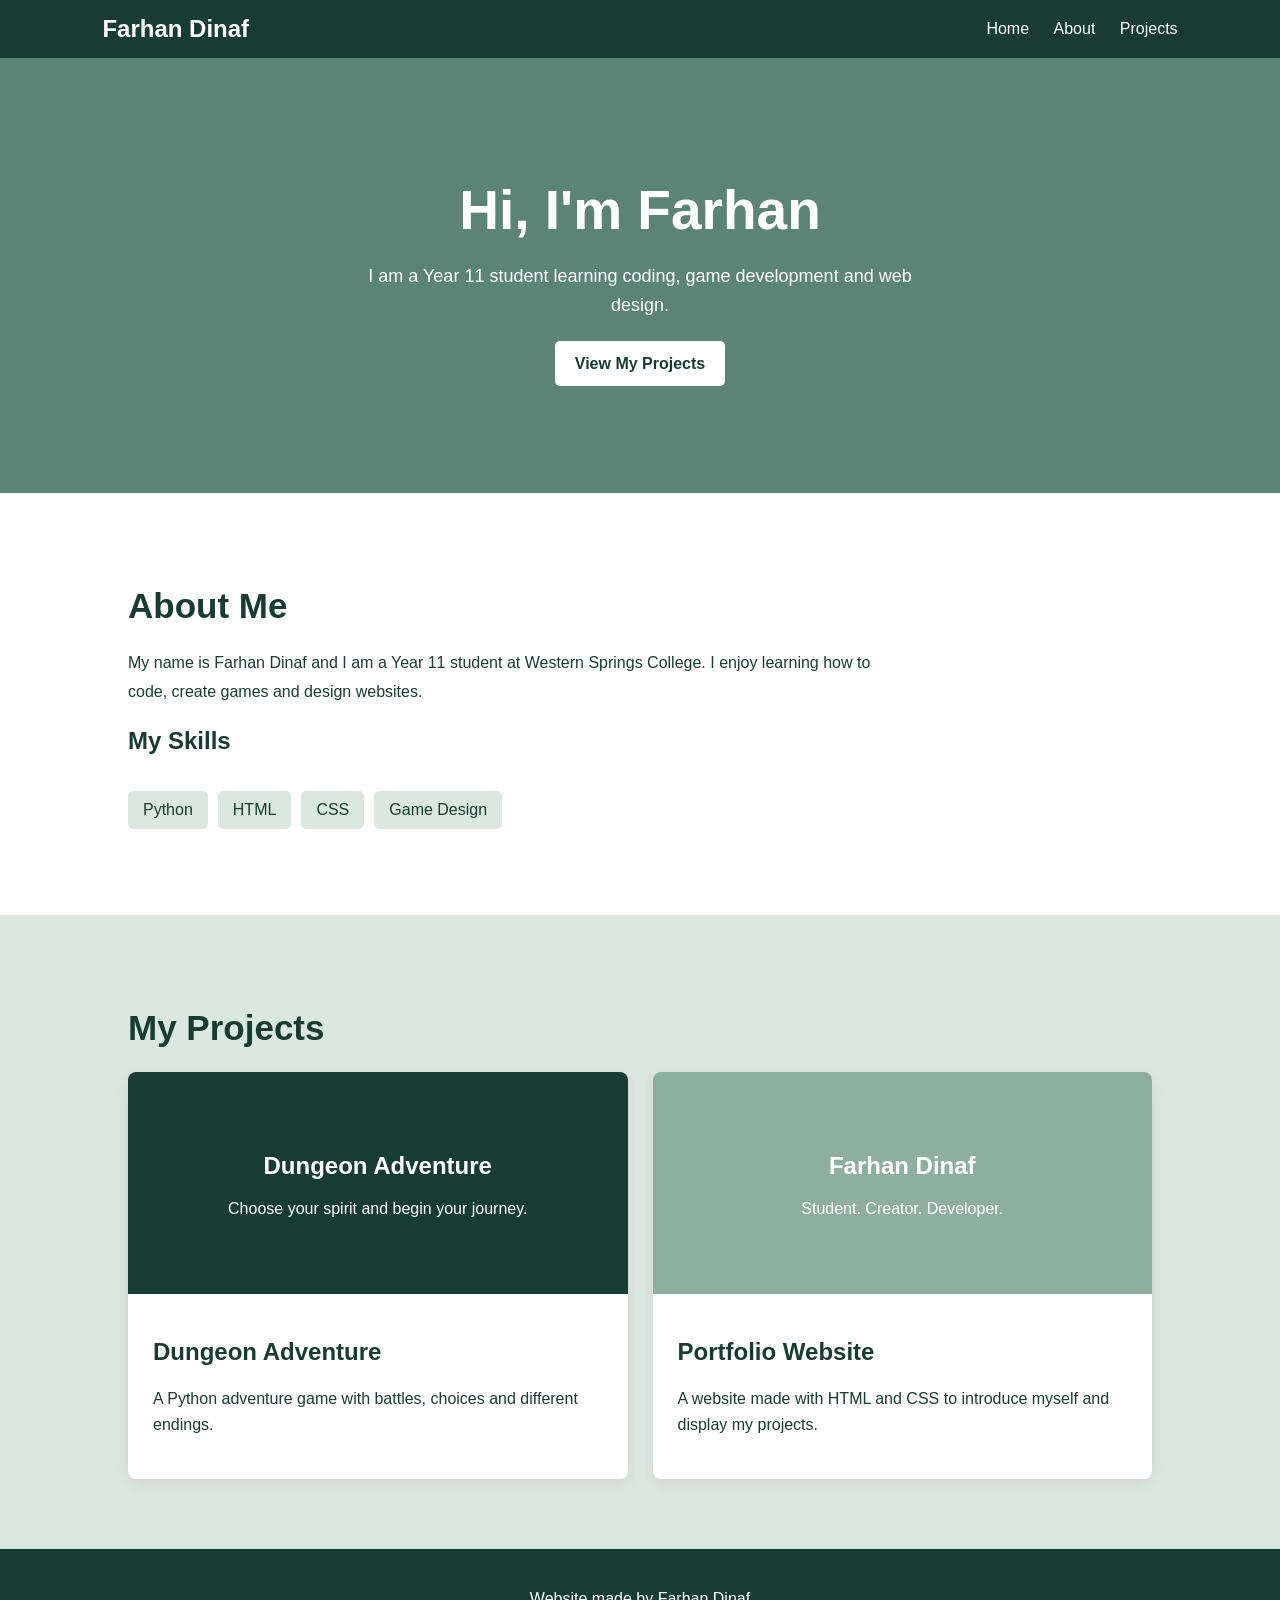
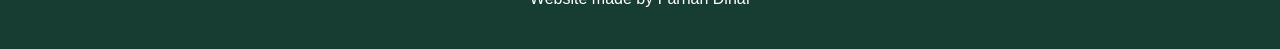
<file: index.html>
<!DOCTYPE html>
<html lang="en">
<head>
    <meta charset="UTF-8">
    <meta name="viewport" content="width=device-width, initial-scale=1.0">

    <title>Farhan's Portfolio</title>
    <link rel="stylesheet" href="style.css">
</head>

<body>
    <div class="navbar">
        <h2>Farhan Dinaf</h2>

        <div class="links">
            <a href="#home">Home</a>
            <a href="#about">About</a>
            <a href="#projects">Projects</a>
        </div>
    </div>


    <div class="header" id="home">
        <h1>Hi, I'm Farhan</h1>

        <p>
            I am a Year 11 student learning coding,
            game development and web design.
        </p>

        <a href="#projects" class="button">View My Projects</a>
    </div>


    <div class="about" id="about">
        <h1>About Me</h1>

        <p>
            My name is Farhan Dinaf and I am a Year 11 student at
            Western Springs College. I enjoy learning how to code,
            create games and design websites.
        </p>

        <h2>My Skills</h2>

        <div class="skills">
            <p>Python</p>
            <p>HTML</p>
            <p>CSS</p>
            <p>Game Design</p>
        </div>
    </div>


    <div class="projects-section" id="projects">
        <h1>My Projects</h1>

        <div class="projects">

            <div class="project-card">
                <div class="project-picture">
                    <h2>Dungeon Adventure</h2>
                    <p>Choose your spirit and begin your journey.</p>
                </div>

                <div class="project-text">
                    <h2>Dungeon Adventure</h2>

                    <p>
                        A Python adventure game with battles,
                        choices and different endings.
                    </p>
                </div>
            </div>


            <div class="project-card">
                <div class="website-picture">
                    <h2>Farhan Dinaf</h2>
                    <p>Student. Creator. Developer.</p>
                </div>

                <div class="project-text">
                    <h2>Portfolio Website</h2>

                    <p>
                        A website made with HTML and CSS
                        to introduce myself and display my projects.
                    </p>
                </div>
            </div>

        </div>
    </div>


    <div class="footer">
        <p>Website made by Farhan Dinaf</p>
    </div>

</body>

</html>
</body>
</file>
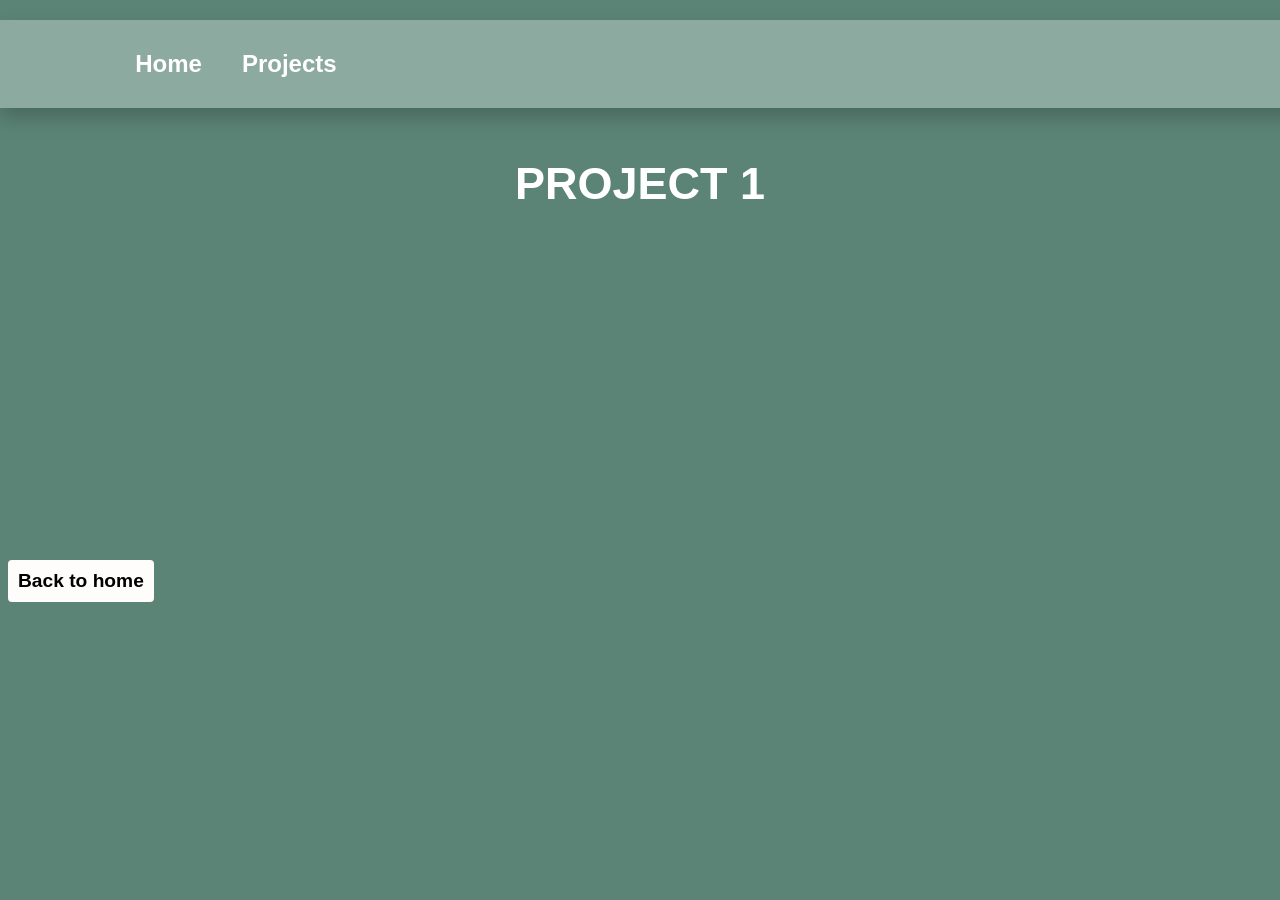
<file: pages/projects.html>
<!DOCTYPE html>
<html lang="en">
<head>
    <meta charset="UTF-8">
    <meta name="viewport" content="width=device-width, initial-scale=1.0">
    <title>Page 1</title>
    <link rel="stylesheet" href="styleproject.css">
</head>
<body>
     
    <div class="navbar">
        <a href="../index.html">Home</a>
        <a href="projects.html">Projects</a>
        
    
    </div>
    <div class="row">
    <div class="side">
        <div class="header"
      
    <h1>PROJECT 1</h1>

    </div>
</body>
</html>



<a href="../index.html" class="home-button">
    Back to home
</a>
</file>
<file: style.css>
* {
    box-sizing: border-box;
}

html {
    scroll-behavior: smooth;
}

body {
    margin: 0;
    background-color: #f4f1e9;
    color: #173c31;
    font-family: Arial, sans-serif;
}


/* Navigation */

.navbar {
    padding: 15px 8%;
    background-color: #173c31;
    color: white;

    display: flex;
    align-items: center;
    justify-content: space-between;
}

.navbar h2 {
    margin: 0;
}

.links a {
    margin-left: 20px;
    color: white;
    text-decoration: none;
}

.links a:hover {
    color: #b7d0c4;
}


/* Header */

.header {
    padding: 120px 20px;
    background-color: #5b8476;
    color: white;
    text-align: center;
}

.header h1 {
    margin: 0;
    font-size: 55px;
}

.header p {
    max-width: 600px;
    margin: 20px auto 35px;
    font-size: 18px;
    line-height: 1.6;
}

.button {
    padding: 14px 20px;
    background-color: white;
    color: #173c31;
    text-decoration: none;
    border-radius: 5px;
    font-weight: bold;
}

.button:hover {
    background-color: #dbe8e1;
}


/* About */

.about {
    padding: 70px 10%;
    background-color: white;
}

.about h1 {
    font-size: 35px;
}

.about > p {
    max-width: 750px;
    line-height: 1.8;
}

.skills {
    display: flex;
    flex-wrap: wrap;
    gap: 10px;
}

.skills p {
    padding: 10px 15px;
    background-color: #dbe8e1;
    border-radius: 5px;
}


/* Projects */

.projects-section {
    padding: 70px 10%;
    background-color: #dbe8e1;
}

.projects-section > h1 {
    font-size: 35px;
}

.projects {
    display: flex;
    gap: 25px;
}

.project-card {
    width: 50%;
    overflow: hidden;
    background-color: white;
    border-radius: 8px;
    box-shadow: 0 5px 15px lightgray;
}

.project-picture {
    padding: 60px 25px;
    background-color: #173c31;
    color: white;
    text-align: center;
}

.website-picture {
    padding: 60px 25px;
    background-color: #8eae9f;
    color: white;
    text-align: center;
}

.project-text {
    padding: 25px;
}

.project-text p {
    line-height: 1.6;
}


/* Footer */

.footer {
    padding: 25px;
    background-color: #173c31;
    color: white;
    text-align: center;
}


/* Mobile Design */

@media screen and (max-width: 700px) {
    .navbar {
        flex-direction: column;
        gap: 15px;
    }

    .links a {
        margin: 0 8px;
    }

    .header h1 {
        font-size: 42px;
    }

    .projects {
        flex-direction: column;
    }

    .project-card {
        width: 100%;
    }
}
</file>
<file: pages/styleproject.css>
body {
    background-color: #5b8476;
    color: aliceblue;
    font-family: Arial, Helvetica, sans-serif;

}

.header {
    background-color: #5b8476;
    color: rgb(255, 255, 255);
    padding: 150px;
    text-align: center;
    font-size: 45px;
    font-weight: bold;
    
}

.navbar {
    overflow: hidden;;
    background-color: #5b8476;

}
.navbar a {
    display: block;
    color: rgb(255, 255, 255);
    text-align: center;
    padding: 14px 20px;
    text-decoration: none;
    font-size: 1.5rem;
   
}
.navbar{ 
    position: fixed;
    top: 0px;
}

.navbar a:hover {
    background-color: #ddd;
    color: rgb(251, 251, 251);
    
}

.navbar {
    margin-top: 20px;
    position: fixed;
    top: 0;
    left: 0;
    width: 100%;
    padding: 1rem 9%;
    background-color: transparent;
    filter: drop-shadow(0 10px 10px rgba(0, 0, 0, 0.2));
    display: flex;
    align-items: center;
}

.home-button {
    display: inline-block;
    margin-top: 200px;
    padding: 10px 10px;
    background-color: #fffcfc;
    color: rgb(0, 0, 0);
    text-decoration: none;
    border-radius: 4px;
    font-size: 1.2rem;
    font-weight: bold;
}
.navbar {
    background-color: #8daaa0;
    color: aliceblue;
    font-family: Arial, Helvetica, sans-serif;
    font-weight: bold;
}
</file>
